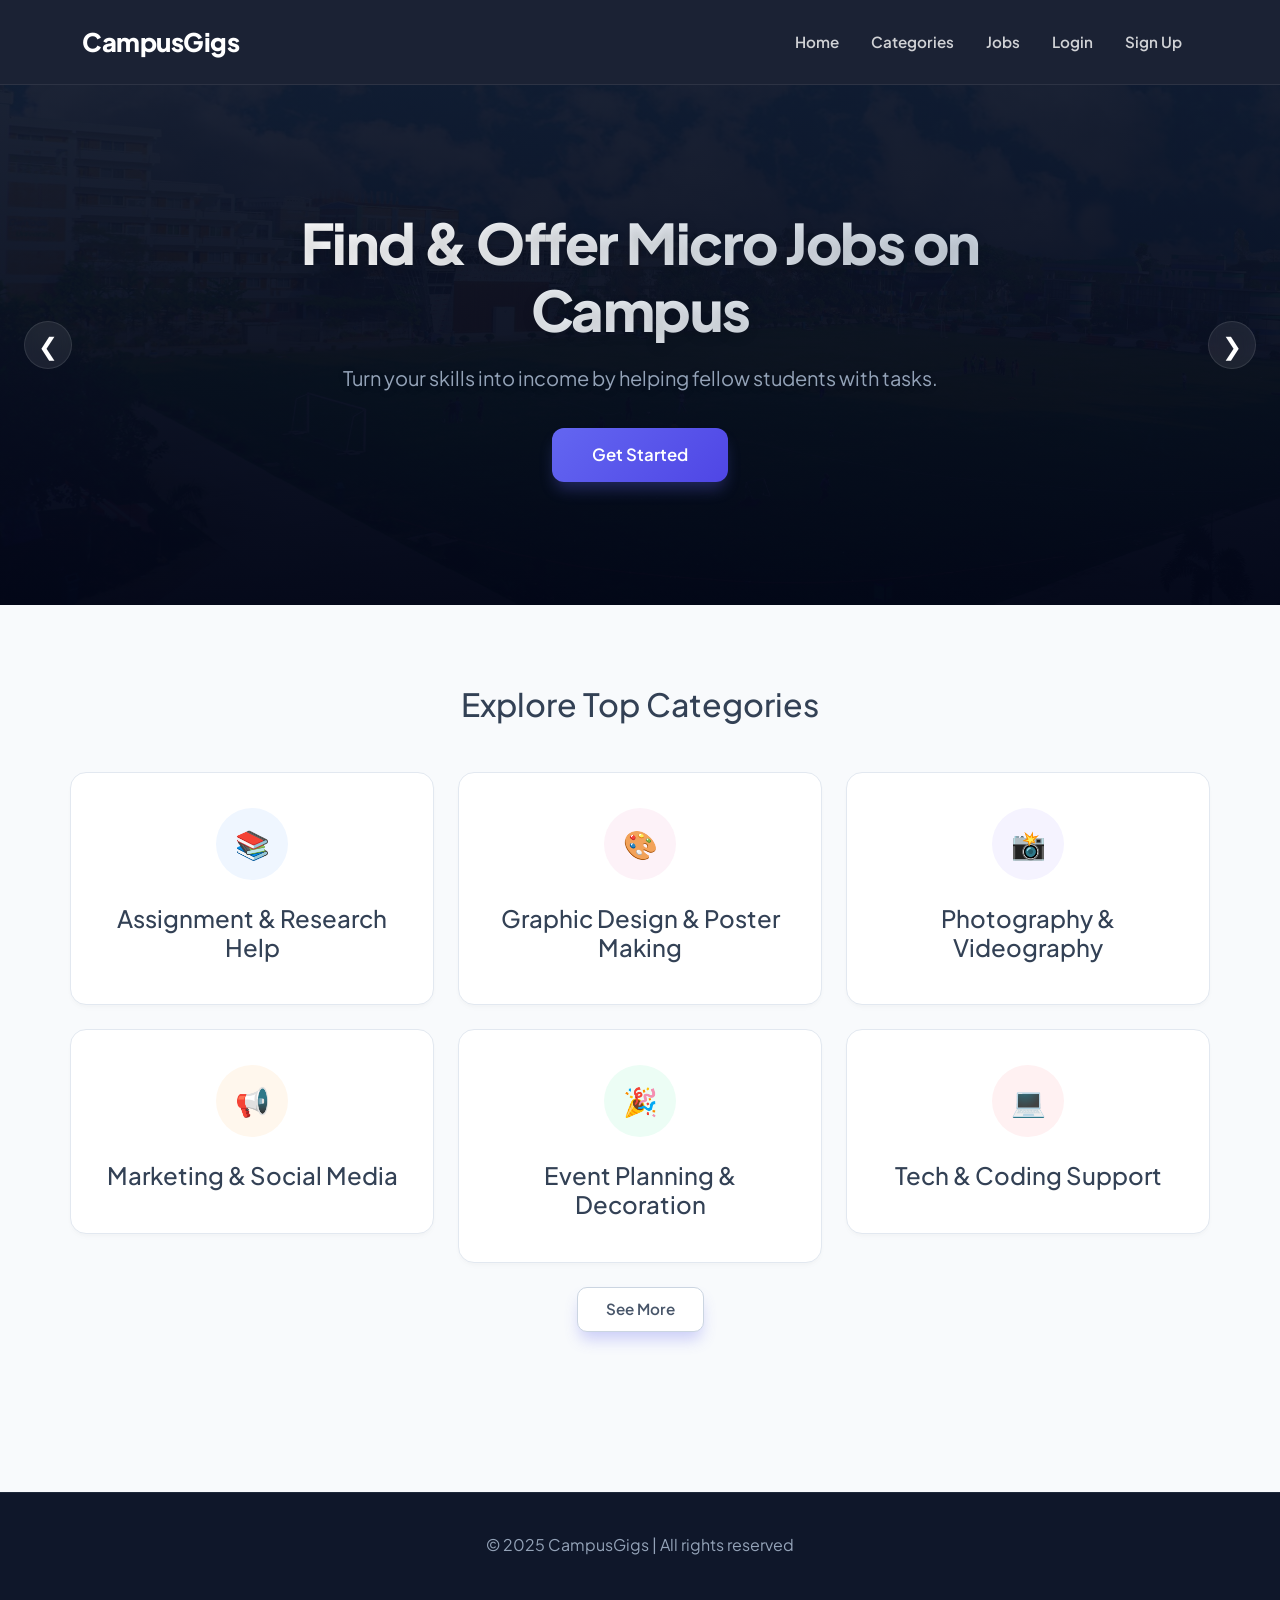
<file: frontend/pages/index.html>
<!DOCTYPE html>
<html lang="en">
<head>
    <meta charset="UTF-8">
    <meta name="viewport" content="width=device-width, initial-scale=1.0">
    <title>CampusGigs - Micro Jobs for Students</title>
    <link rel="stylesheet" href="https://cdn.jsdelivr.net/npm/bootstrap@5.3.0/dist/css/bootstrap.min.css">
    <link href="https://cdnjs.cloudflare.com/ajax/libs/font-awesome/5.15.4/css/all.min.css" rel="stylesheet">
    <link href="https://fonts.googleapis.com/css2?family=Plus+Jakarta+Sans:wght@300;400;500;600;700;800&family=Poppins:wght@300;400;500;600;700&display=swap" rel="stylesheet">

    <style>
        body {
            font-family: 'Plus Jakarta Sans', 'Poppins', sans-serif;
            background-color: #f8fafc;
            color: #334155;
            -webkit-font-smoothing: antialiased;
        }
        .navbar {
            background: rgba(15, 23, 42, 0.95) !important;
            backdrop-filter: blur(12px);
            border-bottom: 1px solid rgba(255, 255, 255, 0.08);
            padding: 18px 0;
            transition: all 0.3s ease;
        }
        .navbar-brand {
            font-size: 1.6rem;
            font-weight: 800;
            letter-spacing: -0.5px;
            color: #fff !important;
        }
        .navbar .nav-link {
            font-weight: 600;
            color: rgba(255, 255, 255, 0.8) !important;
            font-size: 0.95rem;
            padding: 8px 16px !important;
            transition: all 0.2s ease;
        }
        .navbar .nav-link:hover {
            color: #ffffff !important;
            transform: translateY(-1px);
        }
        .hero-section {
            position: relative;
            height: 520px;
            color: white;
            text-align: center;
            background: #0f172a;
            display: flex;
            align-items: center;
            justify-content: center;
            overflow: hidden;
        }
        .hero-carousel {
            position: absolute;
            width: 100%;
            height: 100%;
            overflow: hidden;
            top: 0;
            left: 0;
            opacity: 0.35;
            pointer-events: none;
            z-index: 0;
        }
        .hero-carousel img {
            width: 100%;
            height: 100%;
            object-fit: cover;
            position: absolute;
            top: 0;
            left: 0;
            opacity: 0;
            transition: opacity 1.5s ease;
        }
        .hero-carousel img.active {
            opacity: 1;
        }
        .hero-overlay {
            position: absolute;
            top: 0;
            left: 0;
            width: 100%;
            height: 100%;
            background: linear-gradient(to bottom, rgba(15, 23, 42, 0.85) 0%, rgba(2, 6, 23, 0.95) 100%);
            z-index: 1;
        }
        .hero-text {
            position: relative;
            z-index: 2;
            width: 100%;
            max-width: 800px;
            margin: 0 auto;
            padding: 0 20px;
        }
        .hero-text h1 {
            font-size: 3.5rem;
            font-weight: 800;
            letter-spacing: -1.5px;
            background: linear-gradient(to right, #ffffff, #cbd5e1);
            -webkit-background-clip: text;
            -webkit-text-fill-color: transparent;
            margin-bottom: 20px;
            line-height: 1.2;
            text-shadow: 0 4px 12px rgba(0,0,0,0.15);
        }
        .hero-text p {
            font-size: 1.25rem;
            margin-bottom: 35px;
            color: #94a3b8;
            font-weight: 400;
            text-shadow: 0 2px 8px rgba(0,0,0,0.15);
        }
        .carousel-arrow {
            position: absolute;
            top: 50%;
            transform: translateY(-50%);
            font-size: 1.5rem;
            color: white;
            z-index: 3;
            cursor: pointer;
            width: 48px;
            height: 48px;
            display: flex;
            align-items: center;
            justify-content: center;
            background-color: rgba(255, 255, 255, 0.08);
            border: 1px solid rgba(255, 255, 255, 0.1);
            backdrop-filter: blur(8px);
            border-radius: 50%;
            transition: all 0.2s ease;
        }
        .carousel-arrow:hover {
            background-color: rgba(255, 255, 255, 0.2);
            border-color: rgba(255, 255, 255, 0.3);
            transform: translateY(-50%) scale(1.05);
        }
        .carousel-arrow-left { left: 24px; }
        .carousel-arrow-right { right: 24px; }

        .btn-primary {
            padding: 14px 40px;
            font-size: 1.05rem;
            font-weight: 600;
            border-radius: 12px;
            background: linear-gradient(135deg, #6366f1, #4f46e5);
            border: none;
            box-shadow: 0 10px 15px -3px rgba(99, 102, 241, 0.3);
            transition: all 0.2s cubic-bezier(0.4, 0, 0.2, 1);
        }
        .btn-primary:hover {
            background: linear-gradient(135deg, #4f46e5, #4338ca);
            transform: translateY(-2px);
            box-shadow: 0 20px 25px -5px rgba(99, 102, 241, 0.4);
        }
        .categories-section { 
            padding: 80px 0;
            background-color: #f8fafc;
        }
        .category-card {
            padding: 35px 24px;
            border-radius: 16px;
            background: #ffffff;
            border: 1px solid #e2e8f0;
            box-shadow: 0 4px 6px -1px rgba(0, 0, 0, 0.02), 0 2px 4px -1px rgba(0, 0, 0, 0.02);
            transition: all 0.25s cubic-bezier(0.4, 0, 0.2, 1);
            text-align: center;
        }
        .category-card:hover {
            transform: translateY(-6px);
            box-shadow: 0 20px 25px -5px rgba(0, 0, 0, 0.05), 0 10px 10px -5px rgba(0, 0, 0, 0.03);
            border-color: #6366f1;
        }
        .category-icon {
            width: 72px;
            height: 72px;
            border-radius: 50%;
            background: #f0fdf4; /* Default soft highlight color */
            display: inline-flex;
            align-items: center;
            justify-content: center;
            margin-bottom: 24px;
            font-size: 1.75rem;
            color: #10b981;
            transition: all 0.25s cubic-bezier(0.4, 0, 0.2, 1);
        }
        /* Specific soft pastel backdrops for modern aesthetics */
        .col-md-4:nth-child(1) .category-icon { background: #eff6ff; color: #3b82f6; } /* Assignment: Blue */
        .col-md-4:nth-child(2) .category-icon { background: #fdf2f8; color: #ec4899; } /* Graphic Design: Pink */
        .col-md-4:nth-child(3) .category-icon { background: #f5f3ff; color: #8b5cf6; } /* Photo: Purple */
        .col-md-4:nth-child(4) .category-icon { background: #fff7ed; color: #f97316; } /* Marketing: Orange */
        .col-md-4:nth-child(5) .category-icon { background: #ecfdf5; color: #10b981; } /* Event: Green */
        .col-md-4:nth-child(6) .category-icon { background: #fff1f2; color: #f43f5e; } /* Tech: Red */

        .category-card:hover .category-icon {
            background: #6366f1 !important;
            color: #ffffff !important;
            transform: scale(1.05);
        }
        .category-card h3 {
            font-size: 1.15rem;
            font-weight: 700;
            color: #0f172a;
            margin-bottom: 8px;
        }
        .category-card p {
            font-size: 0.9rem;
            color: #64748b;
            margin-bottom: 0;
        }
        .footer {
            background: #0f172a;
            color: #94a3b8;
            text-align: center;
            padding: 40px 0;
            margin-top: 80px;
            border-top: 1px solid #1e293b;
        }
        .more-categories { display: none; opacity: 0; transition: opacity 0.3s ease; }
        .category-link { text-decoration: none; color: inherit; }
        
        #see-more {
            padding: 10px 28px;
            font-weight: 600;
            font-size: 0.95rem;
            border: 1px solid #cbd5e1;
            border-radius: 10px;
            background: #ffffff;
            color: #475569;
            transition: all 0.2s ease;
        }
        #see-more:hover {
            background: #f1f5f9;
            color: #0f172a;
            border-color: #94a3b8;
        }
    </style>
</head>
<body>
    <nav class="navbar navbar-expand-lg navbar-dark">
        <div class="container">
          <a class="navbar-brand" href="Home Page.html">CampusGigs</a>
          <button class="navbar-toggler" type="button" data-bs-toggle="collapse" data-bs-target="#navbarNav">
            <span class="navbar-toggler-icon"></span>
          </button>
          <div class="collapse navbar-collapse" id="navbarNav">
            <ul class="navbar-nav ms-auto">
              <li class="nav-item"><a class="nav-link" href="Home Page.html">Home</a></li>
              <li class="nav-item"><a class="nav-link" href="#jobs">Categories</a></li>
              <li class="nav-item"><a class="nav-link" href="../../backend/job_feed.php">Jobs</a></li>
              <li class="nav-item"><a class="nav-link" href="Login.html">Login</a></li>
              <li class="nav-item"><a class="nav-link" href="Sign up.html">Sign Up</a></li>
            </ul>
          </div>
        </div>
      </nav>
    
    <!-- Hero Section with Carousel -->
    <div class="hero-section">
        <div class="hero-carousel" id="carousel">
            <img src="../images/diu 1.jpg" alt="Image 1" class="active">
            <img src="../images/diu 2.jpg" alt="Image 2">
            <img src="../images/diu 3.jpg" alt="Image 3">
            <img src="../images/diu 4.jpg" alt="Image 4">
        </div>
        <div class="hero-overlay"></div>

        <div class="hero-text">
            <h1>Find & Offer Micro Jobs on Campus</h1>
            <p>Turn your skills into income by helping fellow students with tasks.</p>
            <a href="#jobs" class="btn btn-primary">Get Started</a>
        </div>
        
        <div class="carousel-arrow carousel-arrow-left" onclick="prevImage()">&#10094;</div>
        <div class="carousel-arrow carousel-arrow-right" onclick="nextImage()">&#10095;</div>
    </div>
    
    <div class="container categories-section" id="jobs">
        <h2 class="text-center mb-5">Explore Top Categories</h2>
        <div class="row">
            <div class="col-md-4 mb-4">
                <a href="../../backend/job_feed.php?category=assignment" class="category-link">
                    <div class="category-card">
                        <div class="category-icon">📚</div>
                        <h4>Assignment & Research Help</h4>
                    </div>
                </a>
            </div>
            <div class="col-md-4 mb-4">
                <a href="../../backend/job_feed.php?category=graphic_design" class="category-link">
                    <div class="category-card">
                        <div class="category-icon">🎨</div>
                        <h4>Graphic Design & Poster Making</h4>
                    </div>
                </a>
            </div>
            <div class="col-md-4 mb-4">
                <a href="../../backend/job_feed.php?category=photography" class="category-link">
                    <div class="category-card">
                        <div class="category-icon">📸</div>
                        <h4>Photography & Videography</h4>
                    </div>
                </a>
            </div>
            <div class="col-md-4 mb-4">
                <a href="../../backend/job_feed.php?category=marketing" class="category-link">
                    <div class="category-card">
                        <div class="category-icon">📢</div>
                        <h4>Marketing & Social Media</h4>
                    </div>
                </a>
            </div>
            <div class="col-md-4 mb-4">
                <a href="../../backend/job_feed.php?category=event_planning" class="category-link">
                    <div class="category-card">
                        <div class="category-icon">🎉</div>
                        <h4>Event Planning & Decoration</h4>
                    </div>
                </a>
            </div>
            <div class="col-md-4 mb-4">
                <a href="../../backend/job_feed.php?category=tech_support" class="category-link">
                    <div class="category-card">
                        <div class="category-icon">💻</div>
                        <h4>Tech & Coding Support</h4>
                    </div>
                </a>
            </div>
            <div class="col-md-4 mb-4 more-categories">
                <a href="../../backend/job_feed.php?category=lab_report" class="category-link">
                    <div class="category-card">
                        <div class="category-icon">📝</div>
                        <h4>Lab Report Writing</h4>
                    </div>
                </a>
            </div>
            <div class="col-md-4 mb-4 more-categories">
                <a href="../../backend/job_feed.php?category=sketch" class="category-link">
                    <div class="category-card">
                        <div class="category-icon">✍️</div>
                        <h4>Sketch Making</h4>
                    </div>
                </a>
            </div>
            <div class="col-md-4 mb-4 more-categories">
                <a href="../../backend/job_feed.php?category=presentation" class="category-link">
                    <div class="category-card">
                        <div class="category-icon">📊</div>
                        <h4>Presentation Slide Making</h4>
                    </div>
                </a>
            </div>
        </div>
        <div class="text-center">
            <button class="btn btn-primary" id="see-more" onclick="toggleCategories()">See More</button>
        </div>
    </div>

    <!-- Footer -->
    <div class="footer">
        <p>&copy; 2025 CampusGigs | All rights reserved</p>
    </div>

    <script>
        const images = document.querySelectorAll('.hero-carousel img');
        let currentIndex = 0;

        function nextImage() {
            images[currentIndex].classList.remove('active');
            currentIndex = (currentIndex + 1) % images.length;
            images[currentIndex].classList.add('active');
        }

        function prevImage() {
            images[currentIndex].classList.remove('active');
            currentIndex = (currentIndex - 1 + images.length) % images.length;
            images[currentIndex].classList.add('active');
        }

        setInterval(nextImage, 5000);

        function toggleCategories() {
            const moreCategories = document.querySelectorAll('.more-categories');
            const seeMoreButton = document.getElementById('see-more');
            moreCategories.forEach(category => {
                if (category.style.display === 'block') {
                    category.style.opacity = 0;
                    setTimeout(() => category.style.display = 'none', 300);
                } else {
                    category.style.display = 'block';
                    setTimeout(() => category.style.opacity = 1, 10);
                }
            });
            seeMoreButton.textContent = seeMoreButton.textContent === 'See More' ? 'See Less' : 'See More';
        }
    </script>
    <script src="https://cdn.jsdelivr.net/npm/bootstrap@5.3.0/dist/js/bootstrap.bundle.min.js"></script>
</body>
</html>
</file>
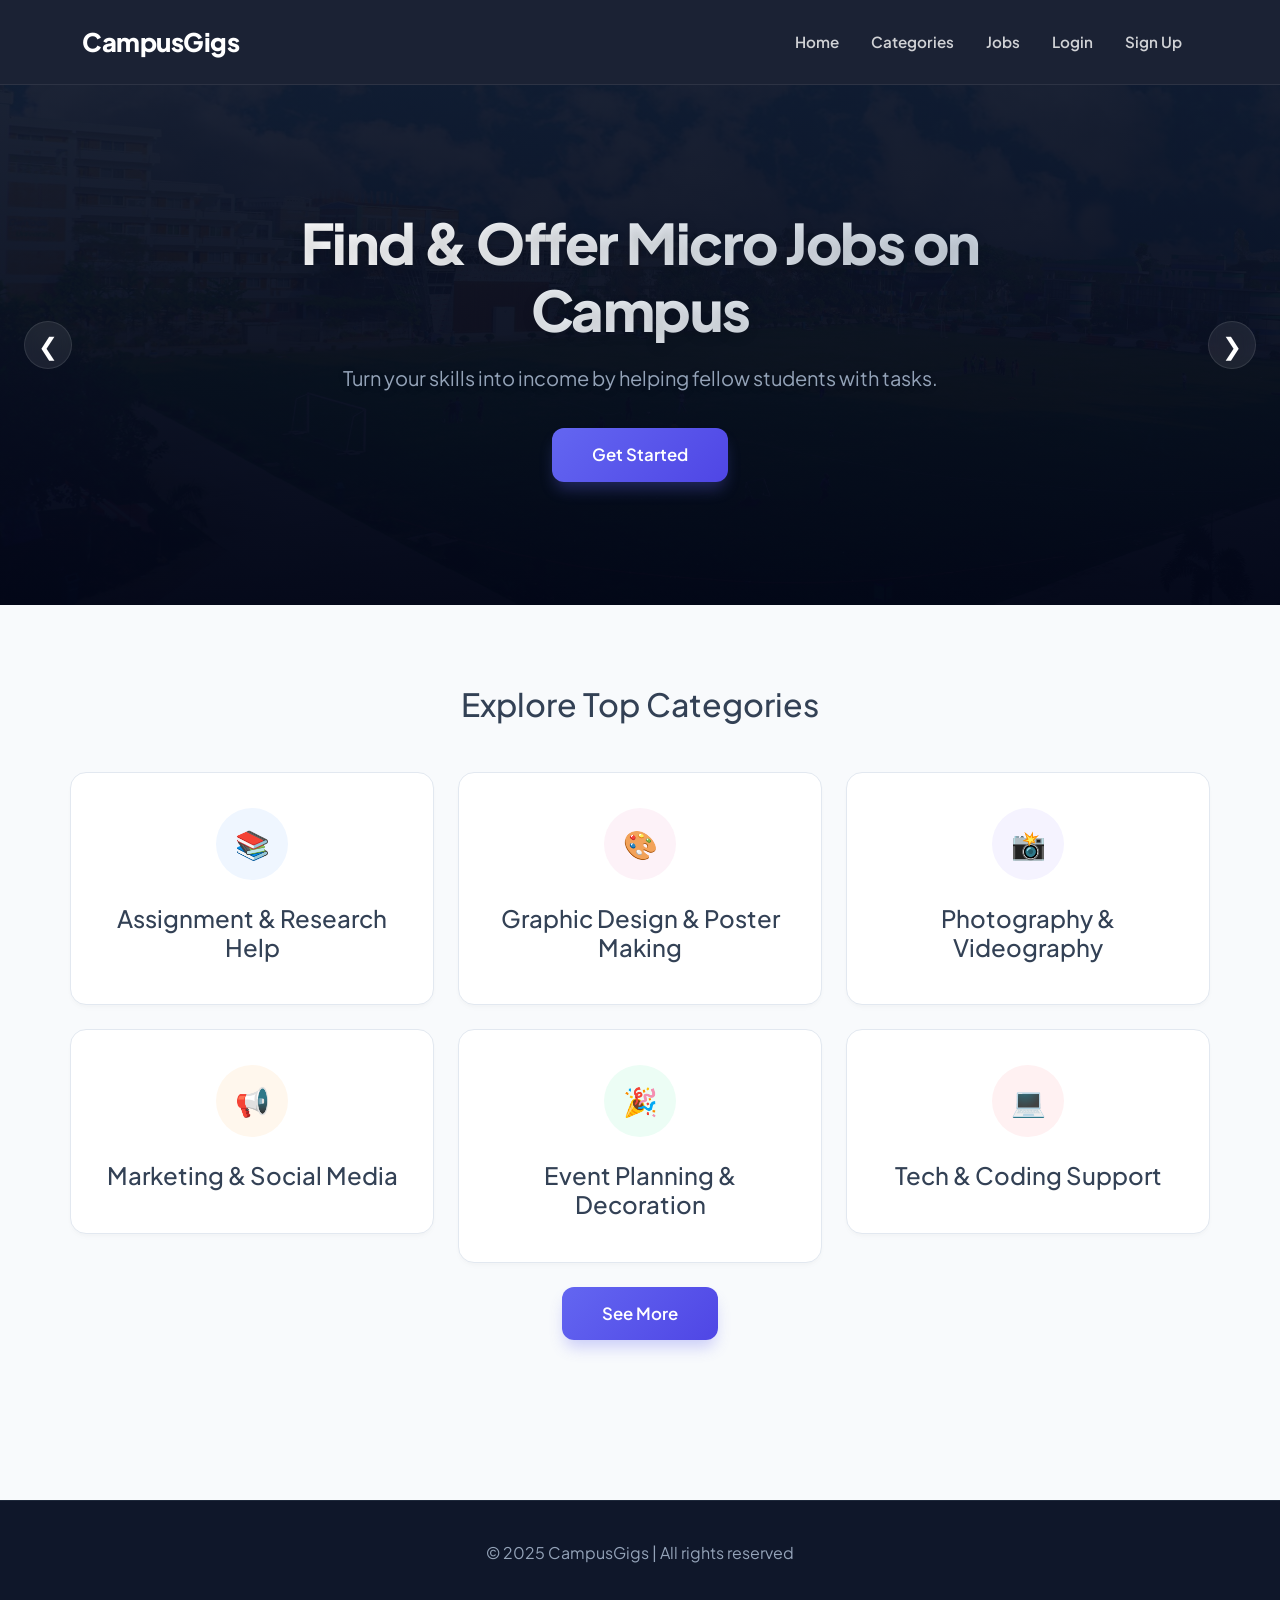
<file: frontend/pages/Home Page.html>
<!DOCTYPE html>
<html lang="en">
<head>
  <meta charset="UTF-8" />
  <meta name="viewport" content="width=device-width, initial-scale=1.0"/>
  <title>CampusGigs - Micro Jobs for Students</title>
  <link rel="stylesheet" href="https://cdn.jsdelivr.net/npm/bootstrap@5.3.0/dist/css/bootstrap.min.css"/>
  <link href="https://fonts.googleapis.com/css2?family=Plus+Jakarta+Sans:wght@300;400;500;600;700;800&family=Poppins:wght@300;400;500;600;700&display=swap" rel="stylesheet">
  <style>
    body {
      font-family: 'Plus Jakarta Sans', 'Poppins', sans-serif;
      background-color: #f8fafc;
      color: #334155;
      -webkit-font-smoothing: antialiased;
    }
    .navbar {
      background: rgba(15, 23, 42, 0.95) !important;
      backdrop-filter: blur(12px);
      border-bottom: 1px solid rgba(255, 255, 255, 0.08);
      padding: 18px 0;
      transition: all 0.3s ease;
    }
    .navbar-brand {
      font-size: 1.6rem;
      font-weight: 800;
      letter-spacing: -0.5px;
      color: #fff !important;
    }
    .navbar .nav-link {
      font-weight: 600;
      color: rgba(255, 255, 255, 0.8) !important;
      font-size: 0.95rem;
      padding: 8px 16px !important;
      transition: all 0.2s ease;
    }
    .navbar .nav-link:hover {
      color: #ffffff !important;
      transform: translateY(-1px);
    }
    .hero-section {
      position: relative;
      height: 520px;
      color: white;
      text-align: center;
      background: #0f172a;
      display: flex;
      align-items: center;
      justify-content: center;
      overflow: hidden;
    }
    .hero-carousel {
      position: absolute;
      width: 100%;
      height: 100%;
      overflow: hidden;
      top: 0;
      left: 0;
      opacity: 0.35;
      pointer-events: none;
      z-index: 0;
    }
    .hero-carousel img {
      width: 100%;
      height: 100%;
      object-fit: cover;
      position: absolute;
      top: 0;
      left: 0;
      opacity: 0;
      transition: opacity 1.5s ease;
    }
    .hero-carousel img.active {
      opacity: 1;
    }
    .hero-overlay {
      position: absolute;
      top: 0;
      left: 0;
      width: 100%;
      height: 100%;
      background: linear-gradient(to bottom, rgba(15, 23, 42, 0.85) 0%, rgba(2, 6, 23, 0.95) 100%);
      z-index: 1;
    }
    .hero-text {
      position: relative;
      z-index: 2;
      width: 100%;
      max-width: 800px;
      margin: 0 auto;
      padding: 0 20px;
    }
    .hero-text h1 {
      font-size: 3.5rem;
      font-weight: 800;
      letter-spacing: -1.5px;
      background: linear-gradient(to right, #ffffff, #cbd5e1);
      -webkit-background-clip: text;
      -webkit-text-fill-color: transparent;
      margin-bottom: 20px;
      line-height: 1.2;
      text-shadow: 0 4px 12px rgba(0,0,0,0.15);
    }
    .hero-text p {
      font-size: 1.25rem;
      margin-bottom: 35px;
      color: #94a3b8;
      font-weight: 400;
      text-shadow: 0 2px 8px rgba(0,0,0,0.15);
    }
    .carousel-arrow {
      position: absolute;
      top: 50%;
      transform: translateY(-50%);
      font-size: 1.5rem;
      color: white;
      z-index: 3;
      cursor: pointer;
      width: 48px;
      height: 48px;
      display: flex;
      align-items: center;
      justify-content: center;
      background-color: rgba(255, 255, 255, 0.08);
      border: 1px solid rgba(255, 255, 255, 0.1);
      backdrop-filter: blur(8px);
      border-radius: 50%;
      transition: all 0.2s ease;
    }
    .carousel-arrow:hover {
      background-color: rgba(255, 255, 255, 0.2);
      border-color: rgba(255, 255, 255, 0.3);
      transform: translateY(-50%) scale(1.05);
    }
    .carousel-arrow-left { left: 24px; }
    .carousel-arrow-right { right: 24px; }
    .btn-primary {
      padding: 14px 40px;
      font-size: 1.05rem;
      font-weight: 600;
      border-radius: 12px;
      background: linear-gradient(135deg, #6366f1, #4f46e5);
      border: none;
      box-shadow: 0 10px 15px -3px rgba(99, 102, 241, 0.3);
      transition: all 0.2s cubic-bezier(0.4, 0, 0.2, 1);
    }
    .btn-primary:hover {
      background: linear-gradient(135deg, #4f46e5, #4338ca);
      transform: translateY(-2px);
      box-shadow: 0 20px 25px -5px rgba(99, 102, 241, 0.4);
    }
    .categories-section { 
      padding: 80px 0;
      background-color: #f8fafc;
    }
    .category-card {
      padding: 35px 24px;
      border-radius: 16px;
      background: #ffffff;
      border: 1px solid #e2e8f0;
      box-shadow: 0 4px 6px -1px rgba(0, 0, 0, 0.02), 0 2px 4px -1px rgba(0, 0, 0, 0.02);
      transition: all 0.25s cubic-bezier(0.4, 0, 0.2, 1);
      text-align: center;
      cursor: pointer;
    }
    .category-card:hover {
      transform: translateY(-6px);
      box-shadow: 0 20px 25px -5px rgba(0, 0, 0, 0.05), 0 10px 10px -5px rgba(0, 0, 0, 0.03);
      border-color: #6366f1;
    }
    .category-icon {
      width: 72px;
      height: 72px;
      border-radius: 50%;
      background: #f0fdf4; /* Default soft highlight color */
      display: inline-flex;
      align-items: center;
      justify-content: center;
      margin-bottom: 24px;
      font-size: 1.75rem;
      color: #10b981;
      transition: all 0.25s cubic-bezier(0.4, 0, 0.2, 1);
    }
    /* Specific soft pastel backdrops for modern aesthetics */
    .col-md-4:nth-child(1) .category-icon { background: #eff6ff; color: #3b82f6; } /* Assignment: Blue */
    .col-md-4:nth-child(2) .category-icon { background: #fdf2f8; color: #ec4899; } /* Graphic Design: Pink */
    .col-md-4:nth-child(3) .category-icon { background: #f5f3ff; color: #8b5cf6; } /* Photo: Purple */
    .col-md-4:nth-child(4) .category-icon { background: #fff7ed; color: #f97316; } /* Marketing: Orange */
    .col-md-4:nth-child(5) .category-icon { background: #ecfdf5; color: #10b981; } /* Event: Green */
    .col-md-4:nth-child(6) .category-icon { background: #fff1f2; color: #f43f5e; } /* Tech: Red */

    .category-card:hover .category-icon {
      background: #6366f1 !important;
      color: #ffffff !important;
      transform: scale(1.05);
    }
    .category-card h3 {
      font-size: 1.15rem;
      font-weight: 700;
      color: #0f172a;
      margin-bottom: 8px;
    }
    .category-card p {
      font-size: 0.9rem;
      color: #64748b;
      margin-bottom: 0;
    }
    .footer {
      background: #0f172a;
      color: #94a3b8;
      text-align: center;
      padding: 40px 0;
      margin-top: 80px;
      border-top: 1px solid #1e293b;
    }
    .more-categories { display: none; }
  </style>
</head>
<body>
  <nav class="navbar navbar-expand-lg navbar-dark">
    <div class="container">
      <a class="navbar-brand" href="Home Page.html">CampusGigs</a>
      <button class="navbar-toggler" type="button" data-bs-toggle="collapse" data-bs-target="#navbarNav">
        <span class="navbar-toggler-icon"></span>
      </button>
      <div class="collapse navbar-collapse" id="navbarNav">
        <ul class="navbar-nav ms-auto">
          <li class="nav-item"><a class="nav-link" href="Home Page.html">Home</a></li>
          <li class="nav-item"><a class="nav-link" href="#jobs">Categories</a></li>
          <li class="nav-item"><a class="nav-link" href="../../backend/job_feed.php">Jobs</a></li>
          <li class="nav-item"><a class="nav-link" href="Login.html">Login</a></li>
          <li class="nav-item"><a class="nav-link" href="Sign up.html">Sign Up</a></li>
        </ul>
      </div>
    </div>
  </nav>

  <!-- Hero Section -->
  <div class="hero-section">
    <div class="hero-carousel" id="carousel">
      <img src="../images/diu 1.jpg" alt="Image 1" class="active">
      <img src="../images/diu 2.jpg" alt="Image 2">
      <img src="../images/diu 3.jpg" alt="Image 3">
      <img src="../images/diu 4.jpg" alt="Image 4">
    </div>
    <div class="hero-overlay"></div>
    <div class="hero-text">
      <h1>Find & Offer Micro Jobs on Campus</h1>
      <p>Turn your skills into income by helping fellow students with tasks.</p>
      <a href="#jobs" class="btn btn-primary">Get Started</a>
    </div>
    <div class="carousel-arrow carousel-arrow-left" onclick="prevImage()">&#10094;</div>
    <div class="carousel-arrow carousel-arrow-right" onclick="nextImage()">&#10095;</div>
  </div>

  <!-- Categories Section -->
  <div class="container categories-section" id="jobs">
    <h2 class="text-center mb-5">Explore Top Categories</h2>
    <div class="row">
      <div class="col-md-4 mb-4">
        <div class="category-card" onclick="goToCategory('assignment')">
          <div class="category-icon">📚</div>
          <h4>Assignment & Research Help</h4>
        </div>
      </div>
      <div class="col-md-4 mb-4">
        <div class="category-card" onclick="goToCategory('graphic_design')">
          <div class="category-icon">🎨</div>
          <h4>Graphic Design & Poster Making</h4>
        </div>
      </div>
      <div class="col-md-4 mb-4">
        <div class="category-card" onclick="goToCategory('photography')">
          <div class="category-icon">📸</div>
          <h4>Photography & Videography</h4>
        </div>
      </div>
      <div class="col-md-4 mb-4">
        <div class="category-card" onclick="goToCategory('marketing')">
          <div class="category-icon">📢</div>
          <h4>Marketing & Social Media</h4>
        </div>
      </div>
      <div class="col-md-4 mb-4">
        <div class="category-card" onclick="goToCategory('event_planning')">
          <div class="category-icon">🎉</div>
          <h4>Event Planning & Decoration</h4>
        </div>
      </div>
      <div class="col-md-4 mb-4">
        <div class="category-card" onclick="goToCategory('tech_support')">
          <div class="category-icon">💻</div>
          <h4>Tech & Coding Support</h4>
        </div>
      </div>
      <div class="col-md-4 mb-4 more-categories">
        <div class="category-card" onclick="goToCategory('lab_report')">
          <div class="category-icon">📝</div>
          <h4>Lab Report Writing</h4>
        </div>
      </div>
      <div class="col-md-4 mb-4 more-categories">
        <div class="category-card" onclick="goToCategory('sketch')">
          <div class="category-icon">✍️</div>
          <h4>Sketch Making</h4>
        </div>
      </div>
      <div class="col-md-4 mb-4 more-categories">
        <div class="category-card" onclick="goToCategory('presentation')">
          <div class="category-icon">📊</div>
          <h4>Presentation Slide Making</h4>
        </div>
      </div>
    </div>
    <div class="text-center">
      <button class="btn btn-primary" id="see-more" onclick="toggleCategories()">See More</button>
    </div>
  </div>

  <!-- Footer -->
  <div class="footer">
    <p>&copy; 2025 CampusGigs | All rights reserved</p>
  </div>

  <!-- Scripts -->
  <script>
    const images = document.querySelectorAll('.hero-carousel img');
    let currentIndex = 0;

    function nextImage() {
      images[currentIndex].classList.remove('active');
      currentIndex = (currentIndex + 1) % images.length;
      images[currentIndex].classList.add('active');
    }

    function prevImage() {
      images[currentIndex].classList.remove('active');
      currentIndex = (currentIndex - 1 + images.length) % images.length;
      images[currentIndex].classList.add('active');
    }

    setInterval(nextImage, 5000);

    function toggleCategories() {
      const moreCategories = document.querySelectorAll('.more-categories');
      const seeMoreButton = document.getElementById('see-more');
      moreCategories.forEach(category => {
        category.style.display = category.style.display === 'block' ? 'none' : 'block';
      });
      seeMoreButton.textContent = seeMoreButton.textContent === 'See More' ? 'See Less' : 'See More';
    }

    function goToCategory(category) {
      window.location.href = `../../backend/job_feed.php?category=${encodeURIComponent(category)}`;
    }
  </script>
  <script src="https://cdn.jsdelivr.net/npm/bootstrap@5.3.0/dist/js/bootstrap.bundle.min.js"></script>
</body>
</html>
</file>
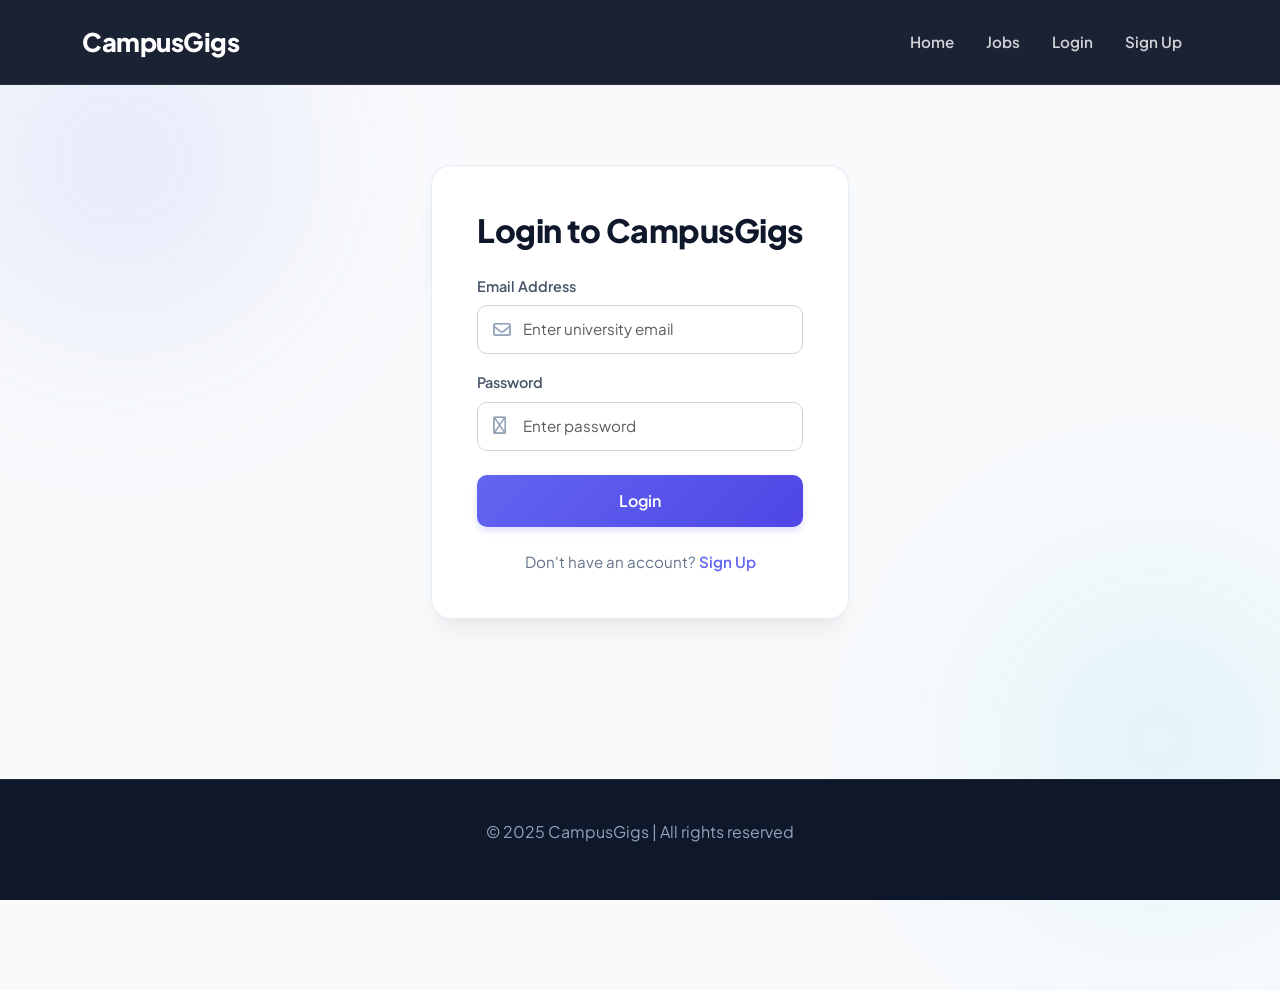
<file: frontend/pages/Login.html>
<!DOCTYPE html>
<html lang="en">
<head>
    <meta charset="UTF-8">
    <meta name="viewport" content="width=device-width, initial-scale=1.0">
    <title>Login - CampusGigs</title>
    <link rel="stylesheet" href="https://cdn.jsdelivr.net/npm/bootstrap@5.3.0/dist/css/bootstrap.min.css">
    <link rel="stylesheet" href="https://cdnjs.cloudflare.com/ajax/libs/font-awesome/6.4.0/css/all.min.css">
    <link href="https://fonts.googleapis.com/css2?family=Plus+Jakarta+Sans:wght@300;400;500;600;700;800&display=swap" rel="stylesheet">
    <style>
        body {
            font-family: 'Plus Jakarta Sans', sans-serif;
            background-color: #f8fafc;
            color: #334155;
            min-height: 100vh;
            display: flex;
            flex-direction: column;
            position: relative;
            overflow-x: hidden;
            -webkit-font-smoothing: antialiased;
        }

        /* Abstract Background Glows */
        body::before {
            content: "";
            position: absolute;
            width: 500px;
            height: 500px;
            background: radial-gradient(circle, rgba(99, 102, 241, 0.15) 0%, rgba(99, 102, 241, 0) 70%);
            top: -10%;
            left: -10%;
            z-index: -1;
            filter: blur(80px);
        }
        body::after {
            content: "";
            position: absolute;
            width: 500px;
            height: 500px;
            background: radial-gradient(circle, rgba(6, 182, 212, 0.12) 0%, rgba(6, 182, 212, 0) 70%);
            bottom: -10%;
            right: -10%;
            z-index: -1;
            filter: blur(80px);
        }

        input, select, textarea, button {
            font-family: 'Plus Jakarta Sans', sans-serif !important;
        }

        .navbar {
            background: rgba(15, 23, 42, 0.95) !important;
            backdrop-filter: blur(12px);
            border-bottom: 1px solid rgba(255, 255, 255, 0.08);
            padding: 18px 0;
            transition: all 0.3s ease;
            z-index: 10;
        }

        .navbar-brand {
            font-size: 1.6rem;
            font-weight: 800;
            letter-spacing: -0.5px;
            color: #fff !important;
        }

        .navbar .nav-link {
            font-weight: 600;
            color: rgba(255, 255, 255, 0.8) !important;
            font-size: 0.95rem;
            padding: 8px 16px !important;
            transition: all 0.2s ease;
        }
        .navbar .nav-link:hover {
            color: #ffffff !important;
            transform: translateY(-1px);
        }

        .login-container {
            max-width: 440px;
            margin: 80px auto;
            padding: 45px;
            background: rgba(255, 255, 255, 0.9);
            backdrop-filter: blur(16px);
            border: 1px solid rgba(226, 232, 240, 0.8);
            box-shadow: 0 20px 25px -5px rgba(0, 0, 0, 0.05), 0 10px 10px -5px rgba(0, 0, 0, 0.03);
            border-radius: 20px;
            z-index: 2;
        }

        .form-control {
            padding: 12px 16px;
            border-radius: 10px;
            border: 1px solid #cbd5e1;
            margin-bottom: 0px;
            font-size: 0.95rem;
            transition: all 0.2s ease;
        }
        .form-control:focus {
            border-color: #6366f1;
            box-shadow: 0 0 0 4px rgba(99, 102, 241, 0.1);
            background-color: #fff;
        }
        .form-control.ps-5 {
            padding-left: 45px !important;
        }

        /* Input icons styling */
        .input-icon-wrapper {
            position: relative;
        }
        .input-icon-wrapper i {
            position: absolute;
            top: 50%;
            left: 16px;
            transform: translateY(-50%);
            color: #94a3b8;
            font-size: 1.1rem;
            pointer-events: none;
            transition: color 0.2s ease;
        }
        .form-control:focus + i {
            color: #6366f1;
        }

        .btn-primary {
            width: 100%;
            padding: 14px;
            font-size: 1rem;
            font-weight: 600;
            border-radius: 10px;
            background: linear-gradient(135deg, #6366f1, #4f46e5);
            border: none;
            box-shadow: 0 4px 6px rgba(99, 102, 241, 0.2);
            transition: all 0.2s ease;
        }
        .btn-primary:hover {
            background: linear-gradient(135deg, #4f46e5, #4338ca);
            transform: translateY(-1px);
            box-shadow: 0 10px 15px -3px rgba(99, 102, 241, 0.3);
        }

        .footer {
            background: #0f172a;
            color: #94a3b8;
            text-align: center;
            padding: 40px 0;
            margin-top: auto;
            border-top: 1px solid #1e293b;
            z-index: 10;
        }

        @media (max-width: 576px) {
            .login-container {
                margin: 40px 15px;
                padding: 25px;
            }
        }
    </style>
</head>
<body>

    <!-- Navbar -->
    <nav class="navbar navbar-expand-lg navbar-dark">
        <div class="container">
            <a class="navbar-brand" href="Home Page.html">CampusGigs</a>
            <button class="navbar-toggler" type="button" data-bs-toggle="collapse" data-bs-target="#navbarNav" aria-controls="navbarNav" aria-expanded="false" aria-label="Toggle navigation">
                <span class="navbar-toggler-icon"></span>
            </button>
            <div class="collapse navbar-collapse" id="navbarNav">
                <ul class="navbar-nav ms-auto">
                    <li class="nav-item">
                        <a class="nav-link" href="Home Page.html">Home</a>
                    </li>
                    <li class="nav-item">
                        <a class="nav-link" href="../../backend/job_feed.php">Jobs</a>
                    </li>
                    <li class="nav-item">
                        <a class="nav-link" href="Login.html">Login</a>
                    </li>
                    <li class="nav-item">
                        <a class="nav-link" href="Sign up.html">Sign Up</a>
                    </li>
                </ul>
            </div>
        </div>
    </nav>

    <!-- Login Form -->
    <div class="login-container">
        <h2 class="text-center mb-4" style="font-weight: 800; color: #0f172a; letter-spacing: -0.5px;">Login to CampusGigs</h2>
        <form action="../../backend/controllers/login.php" method="POST">
            <div class="mb-3">
                <label for="email" class="form-label" style="font-weight: 600; color: #475569; font-size: 0.9rem;">Email Address</label>
                <div class="input-icon-wrapper">
                    <input type="email" name="email" class="form-control ps-5" id="email" placeholder="Enter university email" required>
                    <i class="fa-regular fa-envelope"></i>
                </div>
            </div>
            <div class="mb-4">
                <label for="password" class="form-label" style="font-weight: 600; color: #475569; font-size: 0.9rem;">Password</label>
                <div class="input-icon-wrapper">
                    <input type="password" name="password" class="form-control ps-5" id="password" placeholder="Enter password" required>
                    <i class="fa-regular fa-lock"></i>
                </div>
            </div>
            <button type="submit" class="btn btn-primary">Login</button>
        </form>
        <p class="text-center mt-4 mb-0" style="font-size: 0.95rem; color: #64748b;">
            Don't have an account? <a href="Sign up.html" style="color: #6366f1; text-decoration: none; font-weight: 600;">Sign Up</a>
        </p>
    </div>

    <!-- Footer -->
    <div class="footer">
        <p>&copy; 2025 CampusGigs | All rights reserved</p>
    </div>

    <script src="https://cdn.jsdelivr.net/npm/bootstrap@5.3.0/dist/js/bootstrap.bundle.min.js"></script>
</body>
</html>

<!-- Form POST attributes optimized -->
</file>
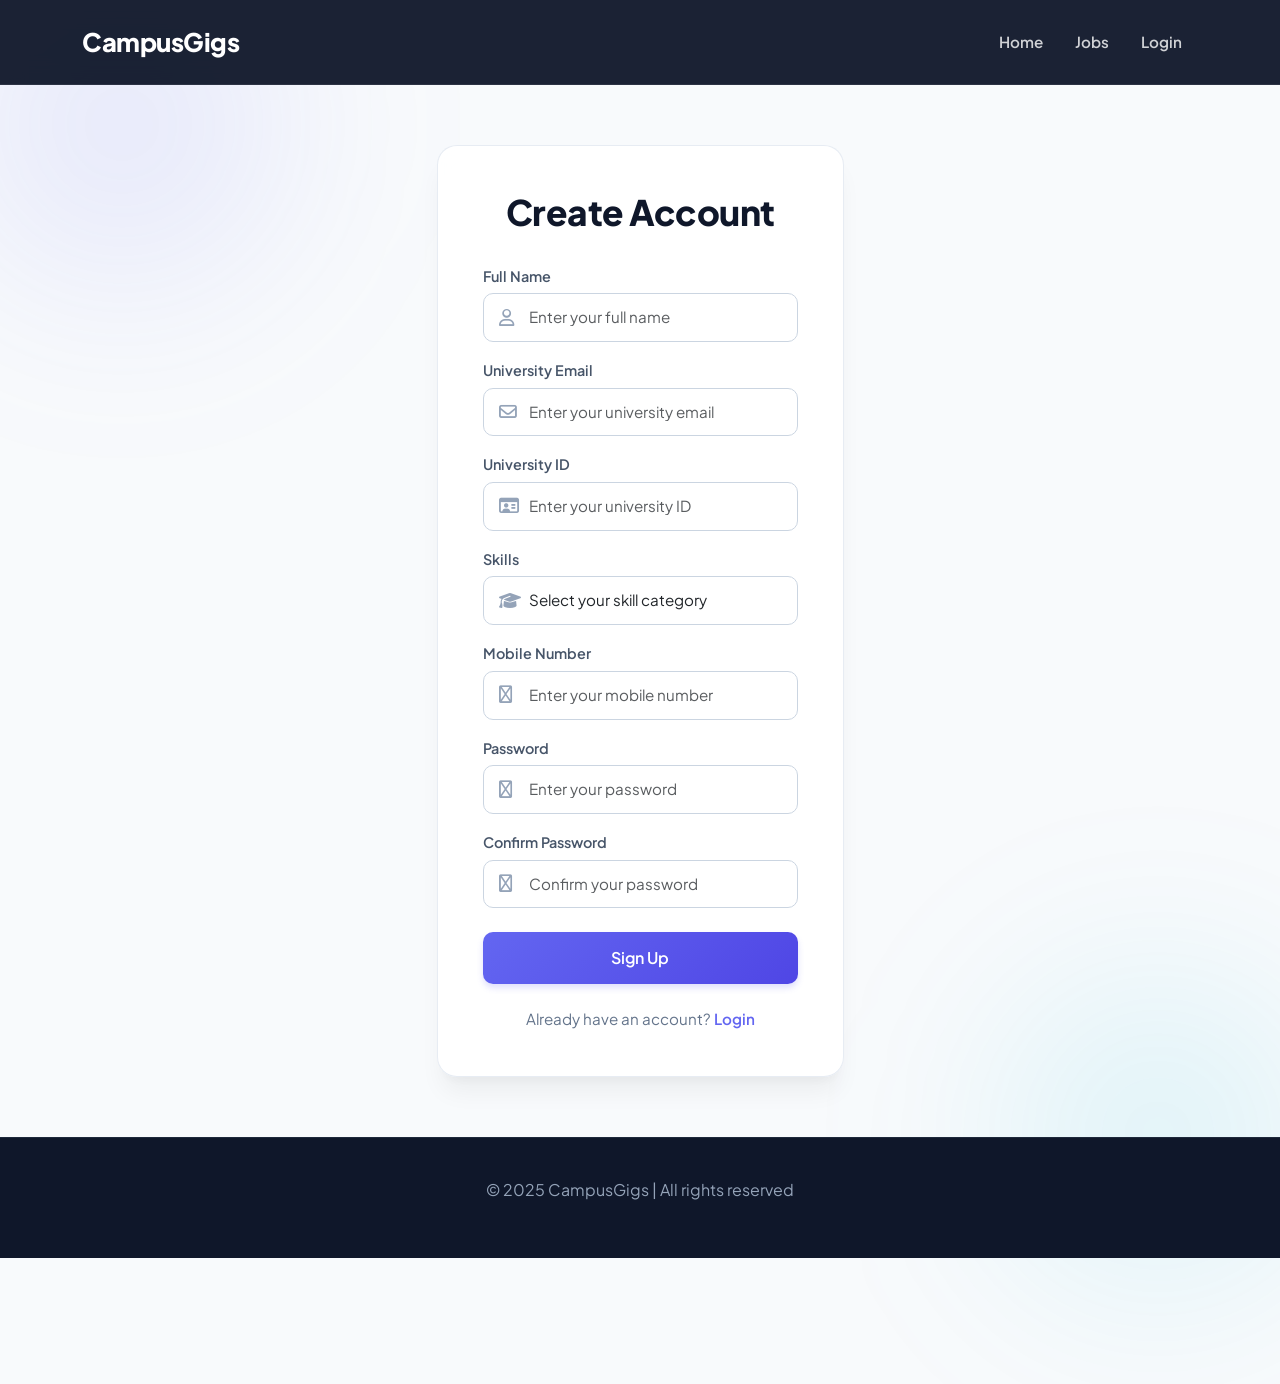
<file: frontend/pages/Sign up.html>
<!DOCTYPE html>
<html lang="en">
<head>
    <meta charset="UTF-8">
    <meta name="viewport" content="width=device-width, initial-scale=1.0">
    <title>Sign Up - CampusGigs</title>
    <link rel="stylesheet" href="https://cdn.jsdelivr.net/npm/bootstrap@5.3.0/dist/css/bootstrap.min.css">
    <link rel="stylesheet" href="https://cdnjs.cloudflare.com/ajax/libs/font-awesome/6.4.0/css/all.min.css">
    <link href="https://fonts.googleapis.com/css2?family=Plus+Jakarta+Sans:wght@300;400;500;600;700;800&display=swap" rel="stylesheet">
    <style>
        body {
            font-family: 'Plus Jakarta Sans', sans-serif;
            background-color: #f8fafc;
            color: #334155;
            margin: 0;
            padding: 0;
            min-height: 100vh;
            display: flex;
            flex-direction: column;
            position: relative;
            overflow-x: hidden;
            -webkit-font-smoothing: antialiased;
        }

        /* Abstract Background Glows */
        body::before {
            content: "";
            position: absolute;
            width: 500px;
            height: 500px;
            background: radial-gradient(circle, rgba(99, 102, 241, 0.15) 0%, rgba(99, 102, 241, 0) 70%);
            top: -10%;
            left: -10%;
            z-index: -1;
            filter: blur(80px);
        }
        body::after {
            content: "";
            position: absolute;
            width: 500px;
            height: 500px;
            background: radial-gradient(circle, rgba(6, 182, 212, 0.12) 0%, rgba(6, 182, 212, 0) 70%);
            bottom: -10%;
            right: -10%;
            z-index: -1;
            filter: blur(80px);
        }

        input, select, textarea, button {
            font-family: 'Plus Jakarta Sans', sans-serif !important;
        }

        .navbar {
            background: rgba(15, 23, 42, 0.95) !important;
            backdrop-filter: blur(12px);
            border-bottom: 1px solid rgba(255, 255, 255, 0.08);
            padding: 18px 0;
            transition: all 0.3s ease;
            z-index: 10;
        }

        .navbar-brand {
            font-size: 1.6rem;
            font-weight: 800;
            letter-spacing: -0.5px;
            color: #fff !important;
        }

        .navbar .nav-link {
            font-weight: 600;
            color: rgba(255, 255, 255, 0.8) !important;
            font-size: 0.95rem;
            padding: 8px 16px !important;
            transition: all 0.2s ease;
        }
        .navbar .nav-link:hover {
            color: #ffffff !important;
            transform: translateY(-1px);
        }

        .navbar .nav-link:after {
            content: '';
            position: absolute;
            width: 100%;
            height: 2px;
            background-color: white;
            bottom: 0;
            left: 0;
            transform: scaleX(0);
            transform-origin: bottom right;
            transition: transform 0.3s ease;
        }

        .navbar .nav-link:hover:after {
            transform: scaleX(1);
        }

        .form-container {
            max-width: 600px;
            margin: 60px auto;
            padding: 45px;
            background: rgba(255, 255, 255, 0.9);
            backdrop-filter: blur(16px);
            border: 1px solid rgba(226, 232, 240, 0.8);
            border-radius: 20px;
            box-shadow: 0 20px 25px -5px rgba(0, 0, 0, 0.05), 0 10px 10px -5px rgba(0, 0, 0, 0.03);
            z-index: 2;
        }

        .form-title {
            font-size: 2.2rem;
            font-weight: 800;
            letter-spacing: -0.5px;
            text-align: center;
            margin-bottom: 30px;
            color: #0f172a;
        }

        .form-label {
            font-weight: 600;
            color: #475569;
            font-size: 0.9rem;
            margin-bottom: 6px;
        }

        .form-control {
            padding: 12px 16px;
            font-size: 0.95rem;
            border-radius: 10px;
            border: 1px solid #cbd5e1;
            margin-bottom: 0px;
            transition: all 0.2s ease;
        }

        .form-control:focus {
            border-color: #6366f1;
            box-shadow: 0 0 0 4px rgba(99, 102, 241, 0.1);
            background-color: #fff;
        }
        .form-control.ps-5 {
            padding-left: 45px !important;
        }

        /* Input icons styling */
        .input-icon-wrapper {
            position: relative;
        }
        .input-icon-wrapper i {
            position: absolute;
            top: 50%;
            left: 16px;
            transform: translateY(-50%);
            color: #94a3b8;
            font-size: 1.1rem;
            pointer-events: none;
            transition: color 0.2s ease;
        }
        .form-control:focus + i {
            color: #6366f1;
        }

        .btn-primary {
            padding: 14px;
            font-size: 1rem;
            font-weight: 600;
            border-radius: 10px;
            background: linear-gradient(135deg, #6366f1, #4f46e5);
            border: none;
            width: 100%;
            box-shadow: 0 4px 6px rgba(99, 102, 241, 0.2);
            transition: all 0.2s ease;
        }

        .btn-primary:hover {
            background: linear-gradient(135deg, #4f46e5, #4338ca);
            transform: translateY(-1px);
            box-shadow: 0 10px 15px -3px rgba(99, 102, 241, 0.3);
        }

        .footer {
            background: #0f172a;
            color: #94a3b8;
            text-align: center;
            padding: 40px 0;
            margin-top: auto;
            border-top: 1px solid #1e293b;
            z-index: 10;
        }

        @media (max-width: 768px) {
            .form-container {
                padding: 25px;
                margin: 25px auto;
                max-width: 95%;
            }
            .form-title {
                font-size: 1.8rem;
            }
        }
    </style>
</head>
<body>

    <!-- Navbar -->
    <nav class="navbar navbar-expand-lg navbar-dark">
        <div class="container">
            <a class="navbar-brand" href="Home Page.html">CampusGigs</a>
            <button class="navbar-toggler" type="button" data-bs-toggle="collapse" data-bs-target="#navbarNav" aria-controls="navbarNav" aria-expanded="false" aria-label="Toggle navigation">
                <span class="navbar-toggler-icon"></span>
            </button>
            <div class="collapse navbar-collapse" id="navbarNav">
                <ul class="navbar-nav ms-auto">
                    <li class="nav-item">
                        <a class="nav-link" href="Home Page.html">Home</a>
                    </li>
                    <li class="nav-item">
                        <a class="nav-link" href="../../backend/job_feed.php">Jobs</a>
                    </li>
                    <li class="nav-item">
                        <a class="nav-link" href="Login.html">Login</a>
                    </li>
                </ul>
            </div>
        </div>
    </nav>

    <!-- Sign Up Form -->
    <div class="form-container">
        <h2 class="form-title" style="font-weight: 800; color: #0f172a; letter-spacing: -0.5px;">Create Account</h2>
        <form action="../../backend/controllers/signup.php" method="POST">
            <div class="mb-3">
                <label for="name" class="form-label">Full Name</label>
                <div class="input-icon-wrapper">
                    <input type="text" name="name" class="form-control ps-5" id="name" placeholder="Enter your full name" required>
                    <i class="fa-regular fa-user"></i>
                </div>
            </div>
            <div class="mb-3">
                <label for="universityEmail" class="form-label">University Email</label>
                <div class="input-icon-wrapper">
                    <input type="email" name="universityEmail" class="form-control ps-5" id="universityEmail" placeholder="Enter your university email" required>
                    <i class="fa-regular fa-envelope"></i>
                </div>
            </div>
            <div class="mb-3">
                <label for="universityID" class="form-label">University ID</label>
                <div class="input-icon-wrapper">
                    <input type="text" name="universityID" class="form-control ps-5" id="universityID" placeholder="Enter your university ID" required>
                    <i class="fa-regular fa-id-card"></i>
                </div>
            </div>
            <div class="mb-3">
                <label for="skills" class="form-label">Skills</label>
                <div class="input-icon-wrapper">
                    <select name="skills" class="form-control ps-5" id="skills" required>
                        <option value="" disabled selected>Select your skill category</option>
                        <option value="Assignment & Research Help">📚 Assignment & Research Help</option>
                        <option value="Graphic Design & Poster Making">🎨 Graphic Design & Poster Making</option>
                        <option value="Photography & Videography">📸 Photography & Videography</option>
                        <option value="Marketing & Social Media">📢 Marketing & Social Media</option>
                        <option value="Event Planning & Decoration">🎉 Event Planning & Decoration</option>
                        <option value="Tech & Coding Support">💻 Tech & Coding Support</option>
                        <option value="Lab Report Writing">📝 Lab Report Writing</option>
                        <option value="Sketch Making">✍️ Sketch Making</option>
                        <option value="Presentation Slide Making">📊 Presentation Slide Making</option>
                        <option value="Content Writing & Proofreading">📄 Content Writing & Proofreading</option>
                        <option value="Resume & Cover Letter Writing">💼 Resume & Cover Letter Writing</option>
                    </select>
                    <i class="fa-regular fa-graduation-cap" style="font-family: 'Font Awesome 6 Free', 'Font Awesome 6 Brands' !important; font-weight: 900;"></i>
                </div>
            </div>
            <div class="mb-3">
                <label for="mobile" class="form-label">Mobile Number</label>
                <div class="input-icon-wrapper">
                    <input type="tel" name="mobile" class="form-control ps-5" id="mobile" placeholder="Enter your mobile number" required>
                    <i class="fa-regular fa-phone"></i>
                </div>
            </div>
            <div class="mb-3">
                <label for="password" class="form-label">Password</label>
                <div class="input-icon-wrapper">
                    <input type="password" name="password" class="form-control ps-5" id="password" placeholder="Enter your password" required>
                    <i class="fa-regular fa-lock"></i>
                </div>
            </div>
            <div class="mb-4">
                <label for="confirmPassword" class="form-label">Confirm Password</label>
                <div class="input-icon-wrapper">
                    <input type="password" name="confirmPassword" class="form-control ps-5" id="confirmPassword" placeholder="Confirm your password" required>
                    <i class="fa-regular fa-lock"></i>
                </div>
            </div>
            <button type="submit" class="btn btn-primary">Sign Up</button>
        </form>
        <p class="text-center mt-4 mb-0" style="font-size: 0.95rem; color: #64748b;">
            Already have an account? <a href="Login.html" style="color: #6366f1; text-decoration: none; font-weight: 600;">Login</a>
        </p>
    </div>

    <!-- Footer -->
    <footer class="footer">
        <p>&copy; 2025 CampusGigs | All rights reserved</p>
    </footer>

    <script src="https://cdn.jsdelivr.net/npm/bootstrap@5.3.0/dist/js/bootstrap.bundle.min.js"></script>
</body>
</html>

<!-- Form POST attributes optimized -->
</file>
